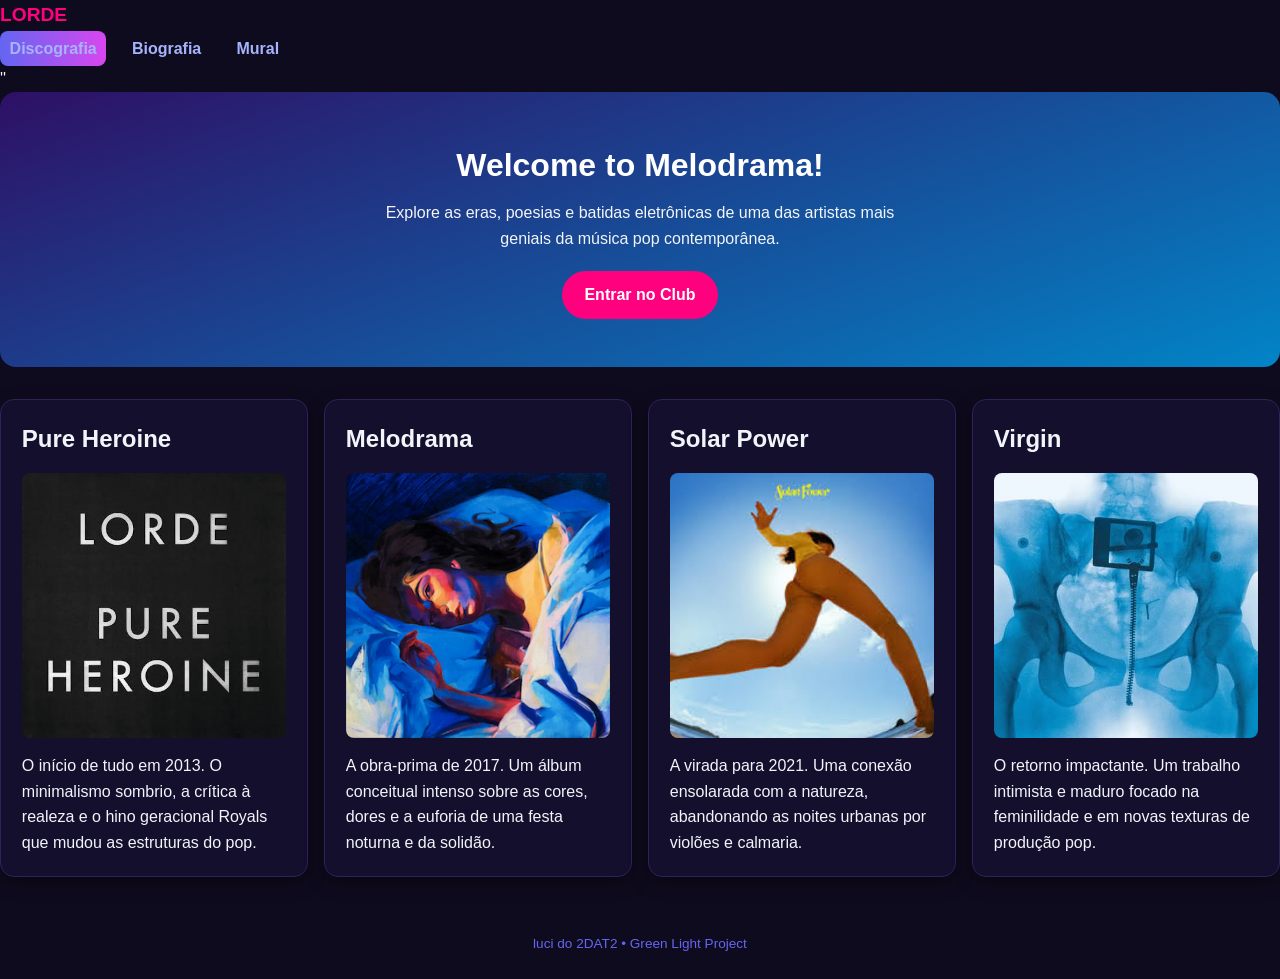
<file: index.html>
<!DOCTYPE html>
<html lang="pt-br">
<head>
    <meta charset="UTF-8">
    <meta name="viewport" content="width=device-width, initial-scale=1.0">
    <title>Lorde Archive</title>
    <link rel="stylesheet" href="style.css">
</head>
<body>
    <header class="topo">
        <span class="logo">LORDE</span> 
        <nav class="menu">
            <a href="index.html" class="ativo">
                Discografia
            </a>
            <a href="sobre.html">Biografia</a>
            <a href="contato.html">Mural</a>
        </nav>
    </header>''
    <main>
        <section class="hero">
            <h1>Welcome to Melodrama!</h1>
            <p>Explore as eras, poesias e batidas eletrônicas de uma das artistas mais geniais da música pop contemporânea.</p>
            <a href="contato.html" class="botao">Entrar no Club</a>
        </section>
        <section class="cards">
            <article class="card">
                <h2>Pure Heroine</h2>
                <img src="imagens/pure-heroine.png" alt="Pure Heroine" style="width: 100%; aspect-ratio: 1/1; object-fit: contain; border-radius: 8px; margin: 0.5rem 0;">
                <p>O início de tudo em 2013. O minimalismo sombrio, a crítica à realeza e o hino geracional Royals que mudou as estruturas do pop.</p>
            </article>
            <article class="card">
                <h2>Melodrama</h2>
                <img src="imagens/melodrama.png" alt="Melodrama" style="width: 100%; aspect-ratio: 1/1; object-fit: contain; border-radius: 8px; margin: 0.5rem 0;">
                <p>A obra-prima de 2017. Um álbum conceitual intenso sobre as cores, dores e a euforia de uma festa noturna e da solidão.</p>
            </article>
            <article class="card">
                <h2>Solar Power</h2>
                <img src="imagens/solar-power.png" alt="Solar Power" style="width: 100%; aspect-ratio: 1/1; object-fit: contain; border-radius: 8px; margin: 0.5rem 0;">
                <p>A virada para 2021. Uma conexão ensolarada com a natureza, abandonando as noites urbanas por violões e calmaria.</p>
            </article>
            <article class="card">
                <h2>Virgin</h2>
                <img src="imagens/virgin.png" alt="Virgin" style="width: 100%; aspect-ratio: 1/1; object-fit: contain; border-radius: 8px; margin: 0.5rem 0;">
                <p>O retorno impactante. Um trabalho intimista e maduro focado na feminilidade e em novas texturas de produção pop.</p>
            </article>
        </section>
    </main>
    <footer class="rodape">
        <p>luci do 2DAT2 • Green Light Project</p>
    </footer>
</body>
</html>
</file>
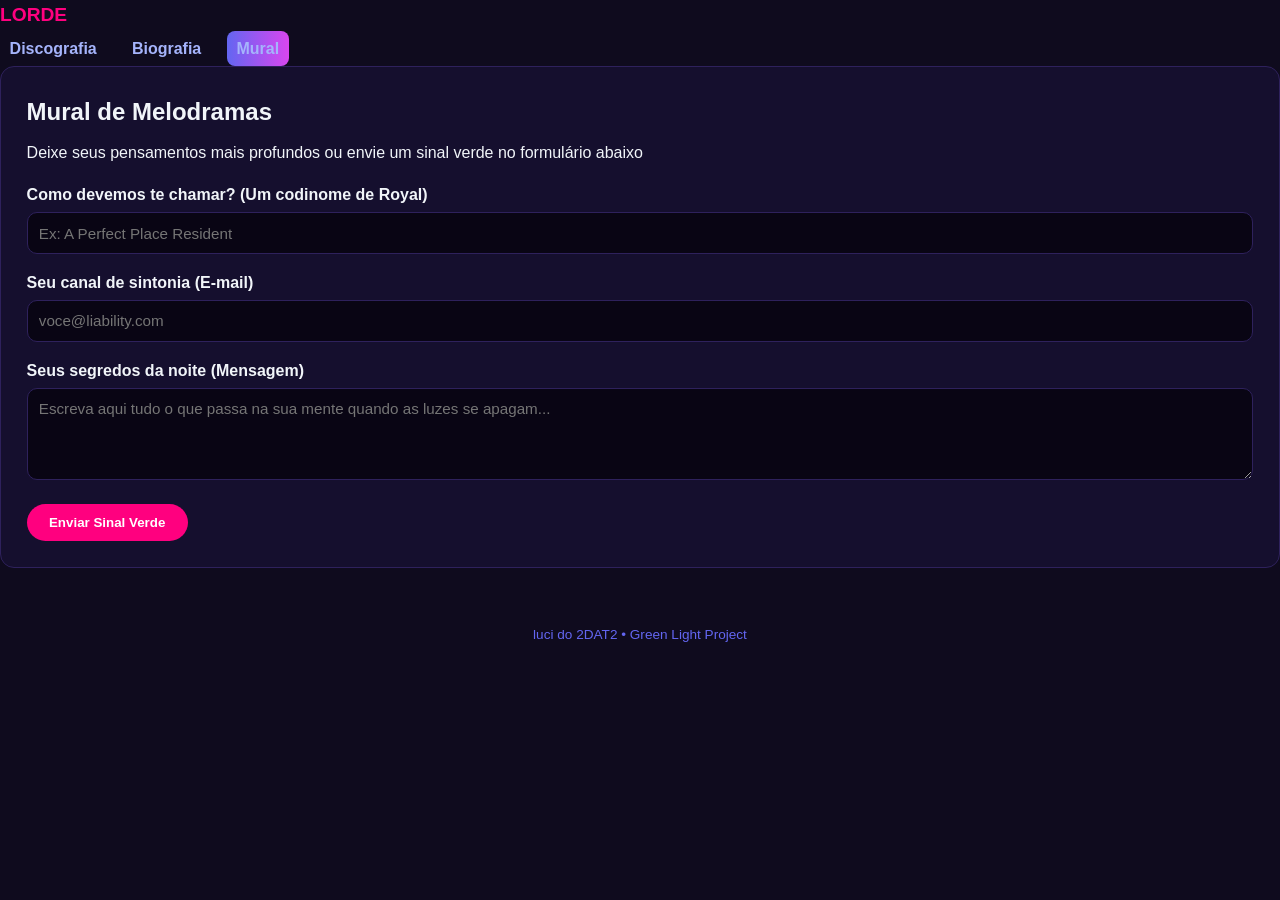
<file: contato.html>
<!DOCTYPE html>
<html lang="pt-br">
<head>
    <meta charset="UTF-8">
    <meta name="viewport" content="width=device-width, initial-scale=1.0">
    <title>Mural - Lorde Club</title>
    <link rel="stylesheet" href="style.css">
</head>
<body>
    <header class="topo">
        <span class="logo">LORDE</span> 
        <nav class="menu">
            <a href="index.html">
                Discografia
            </a>
            <a href="sobre.html">Biografia</a>
            <a href="contato.html" class="ativo">Mural</a>
        </nav>
    </header>

    <main>
        <section class="conteudo">
            <h1>Mural de Melodramas</h1>
            <p>Deixe seus pensamentos mais profundos ou envie um sinal verde no formulário abaixo</p>

            <form class="form" action="#">
                <div class="campo">
                    <label for="nome">Como devemos te chamar? (Um codinome de Royal)</label>
                    <input type="text" id="nome" name="name" placeholder="Ex: A Perfect Place Resident">
                </div>
                <div class="campo">
                    <label for="email">Seu canal de sintonia (E-mail)</label>
                    <input type="email" id="email" name="email" placeholder="voce@liability.com">
                </div>
                <div class="campo">
                    <label for="msg">Seus segredos da noite (Mensagem)</label>
                    <textarea name="msg" id="msg" rows="4" placeholder="Escreva aqui tudo o que passa na sua mente quando as luzes se apagam..."></textarea>
                </div>
                <button type="submit" class="botao">
                    Enviar Sinal Verde
                </button>
            </form>
        </section>
    </main>
    
    <footer class="rodape">
        <p>luci do 2DAT2 • Green Light Project</p>
    </footer>
</body>
</html>
</file>
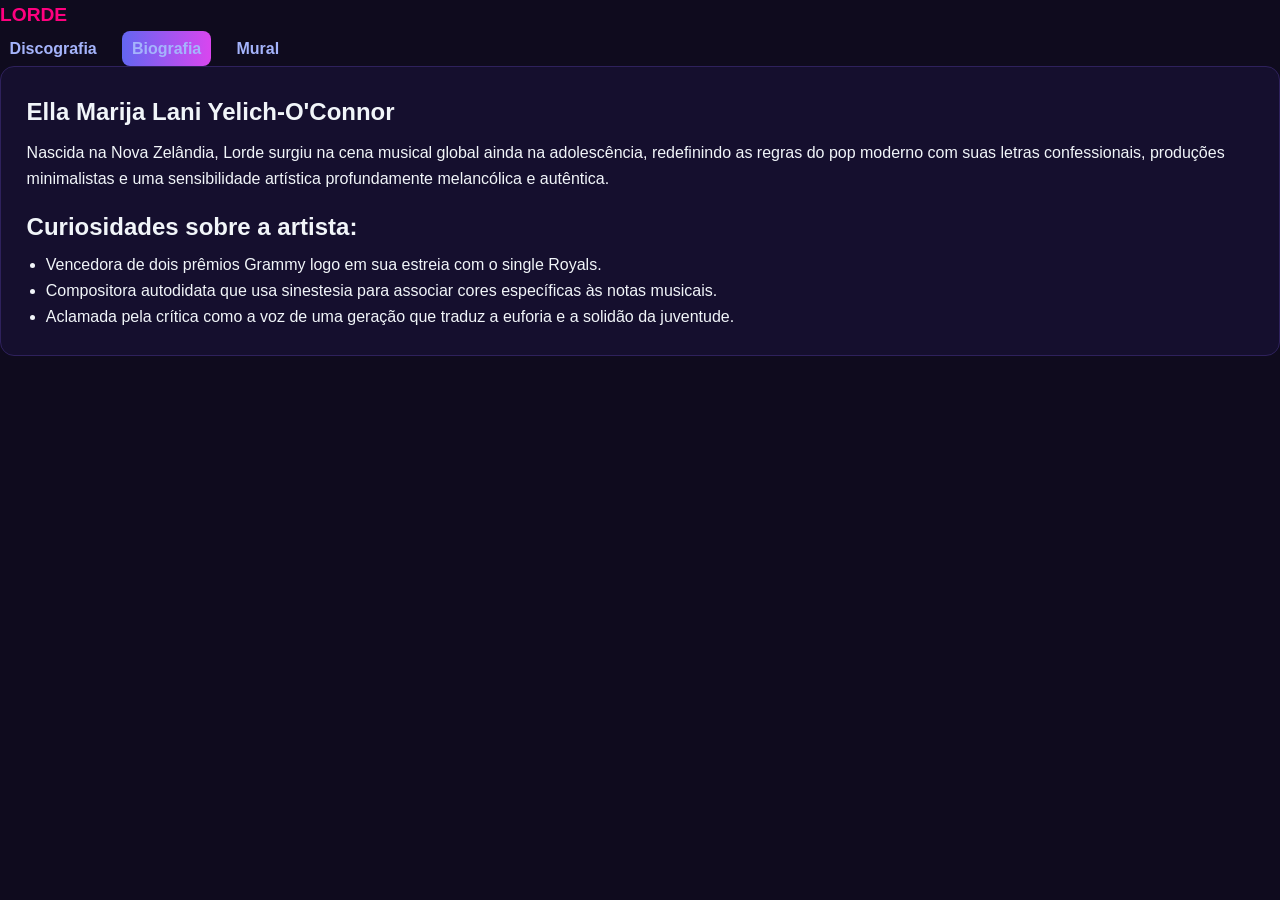
<file: sobre.html>
<!DOCTYPE html>
<html lang="pt-br">
<head>
    <meta charset="UTF-8">
    <meta name="viewport" content="width=device-width, initial-scale=1.0">
    <title>Sobre a Lorde</title>
    <link rel="stylesheet" href="style.css">
</head>
<body>
    <header class="topo">
        <span class="logo">LORDE</span> 
        <nav class="menu">
            <a href="index.html">
                Discografia
            </a>
            <a href="sobre.html" class="ativo">Biografia</a>
            <a href="contato.html">Mural</a>
        </nav>
    </header>

    <main>
        <section class="conteudo">
            <h1>Ella Marija Lani Yelich-O'Connor</h1>
            <p>Nascida na Nova Zelândia, Lorde surgiu na cena musical global ainda na adolescência, redefinindo as regras do pop moderno com suas letras confessionais, produções minimalistas e uma sensibilidade artística profundamente melancólica e autêntica.</p>

            <h2>Curiosidades sobre a artista:</h2>
            <ul>
                <li>Vencedora de dois prêmios Grammy logo em sua estreia com o single Royals.</li>
                <li>Compositora autodidata que usa sinestesia para associar cores específicas às notas musicais.</li>
                <li>Aclamada pela crítica como a voz de uma geração que traduz a euforia e a solidão da juventude.</li>
            </ul>
        </section>
    </main>
</body>
</html>
</file>
<file: style.css>
* {margin: 0; padding: 0; box-sizing: border-box;}

body {
    font-family: 'Segoe UI', Tahoma, Geneva, Verdana, sans-serif;
    color: #f1f5f9;
    background: #0f0b1e;
    line-height: 1.6;
}

/--------- Menu topo ---------/

.topo{
    display: flex;
    align-items: center;
    justify-content: space-between;
    flex-wrap: wrap;
    gap: 0.5rem;
    background: #090514;
    padding: 1rem 1.5rem;
}

.logo{
    color: #ff007f;
    font-weight: 800;
    font-size: 1.2rem;
}

.menu{display: flex; gap: 1rem;}
.menu a{
    color: #a5b4fc;
    text-decoration: none;
    font-weight: 600;
    padding: 0.3rem 0.6rem;
    border-radius: 8px;
}

.menu a:hover{background: #1e1538;}
.menu a.ativo{
    background: linear-gradient(90deg, #6366f1, #d946ef);
}

/------- Conteúdo --------------/

main{
    max-width: 900px;
    margin: 0 auto;
    padding: 2rem 1.2rem; 
}

.hero{
    text-align: center;
    padding: 3rem 1rem;
    background: linear-gradient(160deg, #2e1065, #0284c7);
    color: #fff;
    border-radius: 16px;
}
.hero h1{
    font-size: 2rem;
    margin-bottom: 0.6rem;
}
.hero p {
    max-width: 520px;
    margin: 0 auto 1.2rem;
    opacity: 0.95;
}

.botao{
    display: inline-block;
    background: #ff007f;
    color: #fff;
    font-weight: 700;
    text-decoration: none;
    padding: 0.7rem 1.4rem;
    border-radius: 50px;
    border: none;
    cursor: pointer;
}

.botao:hover{transform: scale(1.05);}

/* cards */

.cards{
    display: flex;
    gap: 1rem;
    flex-wrap: wrap;
    margin-top: 2rem;
}

.card{
    flex: 1 1 220px;
    background: #150f2e;
    border: 1px solid #2e215c;
    border-radius: 14px;
    padding: 1.3rem;
    box-shadow: 0 6px 18px rgb(0, 0, 0, 0.4);
}

.card h2 {margin-bottom: 0.4rem; font-family: 1.1rem;}

.conteudo{
    background: #150f2e;
    border: 1px solid #2e215c;
    border-radius: 14px;
    padding: 1.6rem;
}
.conteudo h1 {margin-bottom: 0.6rem;}
.conteudo h2 {margin: 1rem 0 0.4rem;}
.conteudo ul{margin-left: 1.2rem;}

/* Formulario */
.form{margin-top: 1rem;}
.campo{margin-bottom: 1rem;}
.campo label{
    display: block;
    font-weight: 600;
    margin-bottom: 0.3rem;
}
.campo input, .campo textarea{
    width: 100%;
    padding: 0.7rem;
    border-radius: 10px;
    font-family: inherit;
    font-size: 0.95rem;
    background: #090514;
    border: 1px solid #2e215c;
    color: #fff;
}
.campo input:focus, .campo textarea:focus{
    outline: 3px solid rgba(217, 70, 239, 0.4);
    border-color: #d946ef;
}

.rodape{
    text-align: center;
    padding: 1.5rem;
    color: #6366f1;
    font-size: 0.85rem;
    margin-top: 2rem;
}

@media (max-width: 600) {
    .hero h1 {font-size: 1.5rem;}
    .menu{width: 100%; justify-content: center;}
}
</file>
